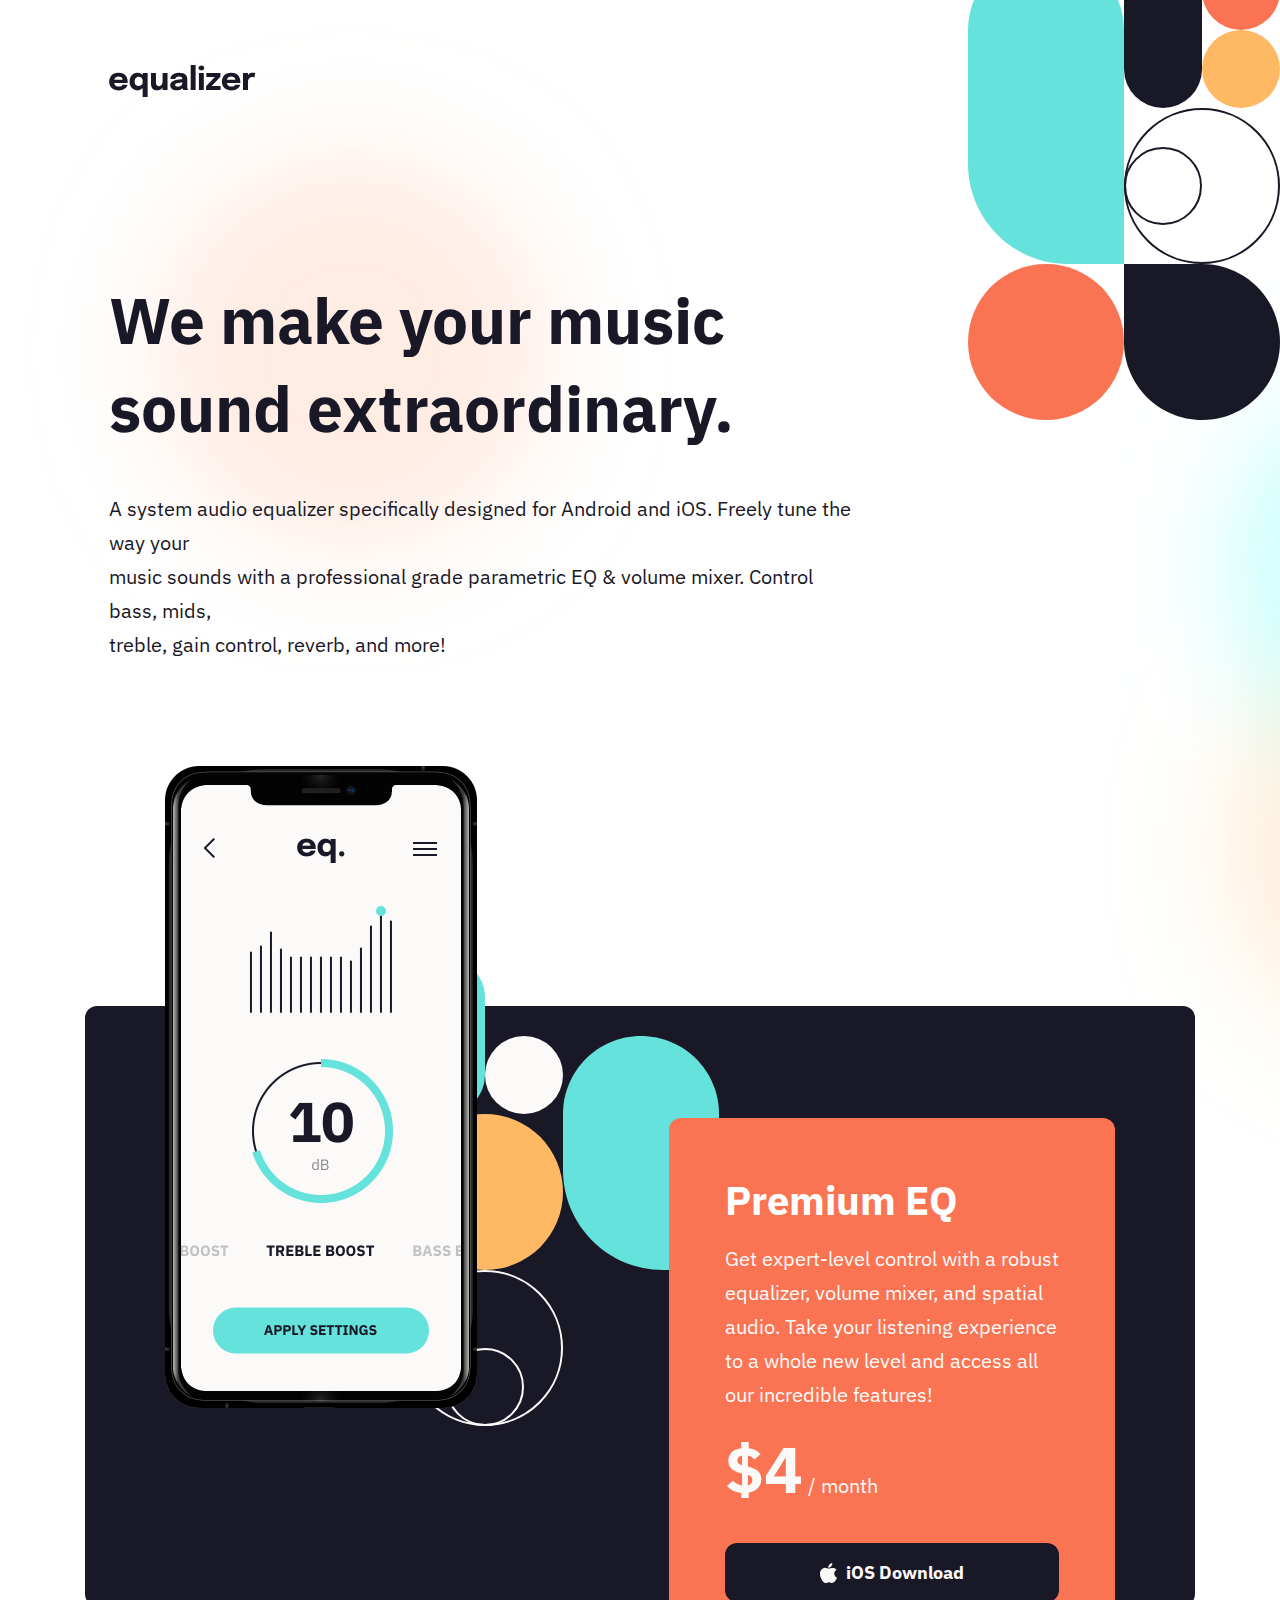
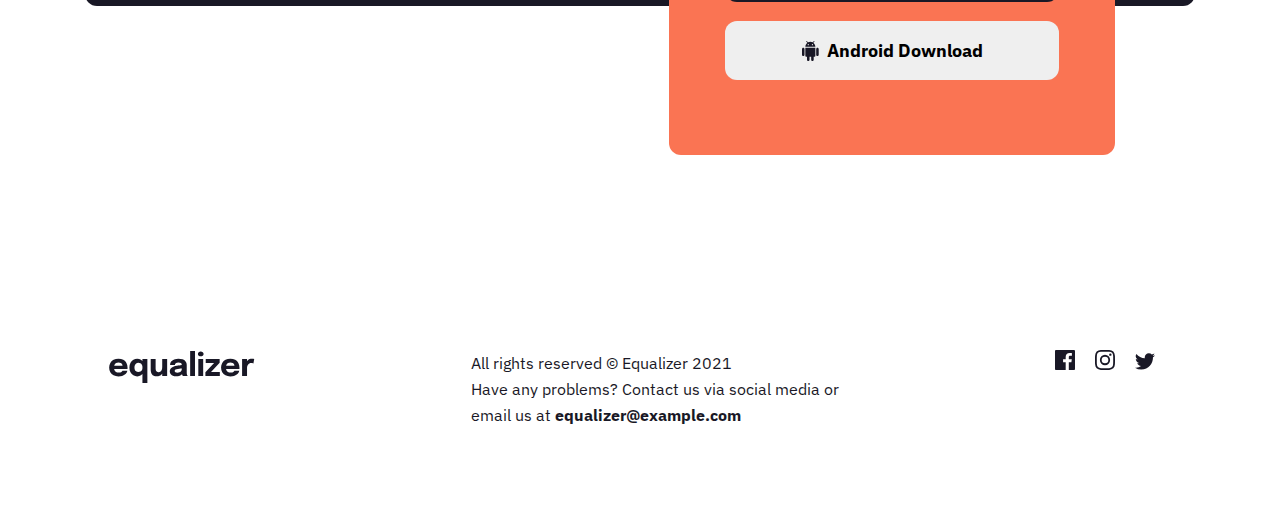
<file: equalizer-landing-page/index.html>
<!DOCTYPE html>
<html lang="en">

<head>
  <meta charset="UTF-8">
  <meta name="viewport" content="width=device-width, initial-scale=1.0">
  <link rel="icon" type="image/png" sizes="32x32" href="./assets/favicon-32x32.png">
  <title>Equalizer</title>
  <link rel="stylesheet" href="styles.css" />
  <link rel="preconnect" href="https://fonts.googleapis.com">
  <link rel="preconnect" href="https://fonts.gstatic.com" crossorigin>
  <link href="https://fonts.googleapis.com/css2?family=IBM+Plex+Sans:wght@400;500;600;700&display=swap"
    rel="stylesheet">
</head>

<body>
  <main class="container">
    <header>
      <img src="./assets/logo.svg" class="img-logo" alt="Logo">
      <img src="./assets/bg-pattern-1.svg" class="img-bg-header" alt="Header">
    </header>
    <div class="hero">
      <h1>We make your music sound extraordinary.</h1>
      <p>A system audio equalizer specifically designed for Android and iOS. Freely tune the way your<br /> music sounds
        with
        a professional grade parametric EQ & volume mixer. Control bass, mids,<br /> treble, gain control, reverb, and
        more!
      </p>
    </div>
    <div class="content">
      <img src="./assets/illustration-app.png" class="img-mobile-device" alt="Mobile Device">
      <img class="img-background-content" src="./assets/bg-pattern-2.svg" alt="Background">
      <div class="info-plan-premium">
        <h3>Premium EQ</h3>
        <p>Get expert-level control with a robust equalizer, volume mixer, and spatial audio. Take your listening
          experience to a whole new level and access all our incredible features!</p>
        <p class="price-subscription"><span>$4</span> / month</p>
        <div class="btn-wrapper">
          <button class="btn-download-app-apple">
            <img src="./assets/icon-apple.svg" alt="iOS icon"> iOS Download
          </button>
          <button class="btn-download-app-android">
            <img src="./assets/icon-android.svg" alt="iOS icon">Android Download
          </button>
        </div>
      </div>
    </div>
  </main>

  <footer>
    <img width="146" class="logo" src="./assets/logo.svg" alt="Logo">
    <p>All rights reserved © Equalizer 2021<br />
      Have any problems? Contact us via social media or<br />
      email us at <strong>equalizer@example.com</strong></p>
    <div class="social-media-wrapper">
      <img src="./assets/icon-facebook.svg" alt="Facebook">
      <img src="./assets/icon-instagram.svg" alt="Instagram">
      <img src="./assets/icon-twitter.svg" alt="Twitter">
    </div>
  </footer>
</body>

</html>
</file>
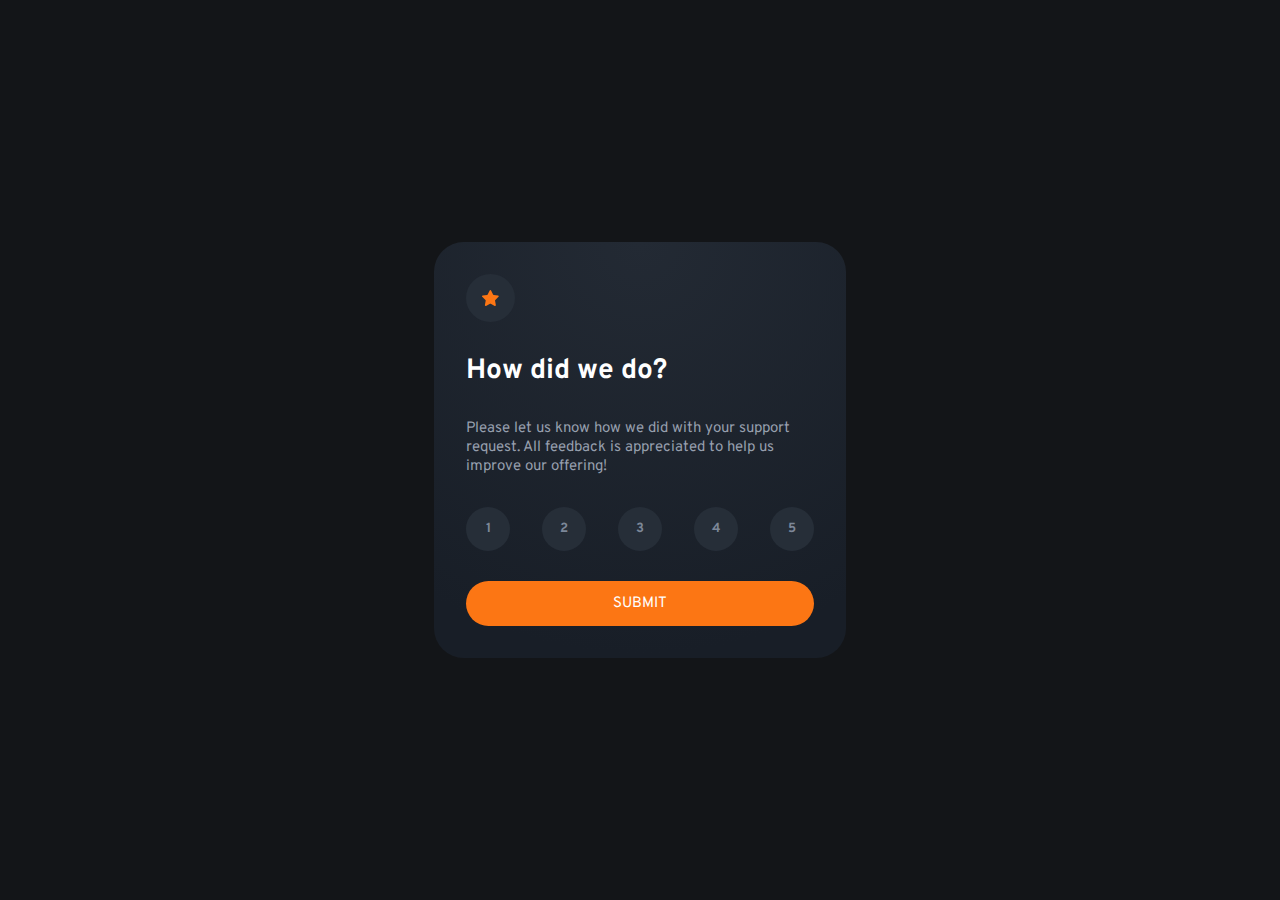
<file: interactive-rating-component-main/index.html>
<!DOCTYPE html>
<html lang="en">

<head>
  <meta charset="UTF-8">
  <meta name="viewport" content="width=device-width, initial-scale=1.0">
  <link rel="icon" type="image/png" sizes="32x32" href="./images/favicon-32x32.png">
  <title>Interactive rating component</title>
  <link rel="preconnect" href="https://fonts.googleapis.com">
  <link rel="preconnect" href="https://fonts.gstatic.com" crossorigin>
  <link href="https://fonts.googleapis.com/css2?family=Overpass:wght@400;700&display=swap" rel="stylesheet">
  <link rel="stylesheet" href="styles.css" />
</head>

<body>
  <main class="container">
    <div class="card-wrapper" id="card-rating">
      <div class="star-wrapper">
        <img src="./images/icon-star.svg" alt="Star Icon">
      </div>
      <h4>How did we do?</h4>
      <p>Please let us know how we did with your support request. All feedback is appreciated
        to help us improve our offering!</p>
      <div class="btn-wrapper">
        <button id="btn-rating-1" class="btn-rating">1</button>
        <button id="btn-rating-2" class="btn-rating">2</button>
        <button id="btn-rating-3" class="btn-rating">3</button>
        <button id="btn-rating-4" class="btn-rating">4</button>
        <button id="btn-rating-5" class="btn-rating">5</button>
      </div>
      <button id="btn-submit" class="btn-send">Submit</button>
    </div>

    <div class="card-wrapper rating" id="card-thanks" style="display: none;">
      <img src="./images/illustration-thank-you.svg" alt="Icon">
      <div class="rating">
        <p id="rating-value"></p>
      </div>
      <h4>Thank you!</h4>
      <p>We appreciate you taking the time to give a rating. If you ever need more support,
        don’t hesitate to get in touch!</p>
    </div>
  </main>

  <script src="main.js"></script>
</body>

</html>
</file>
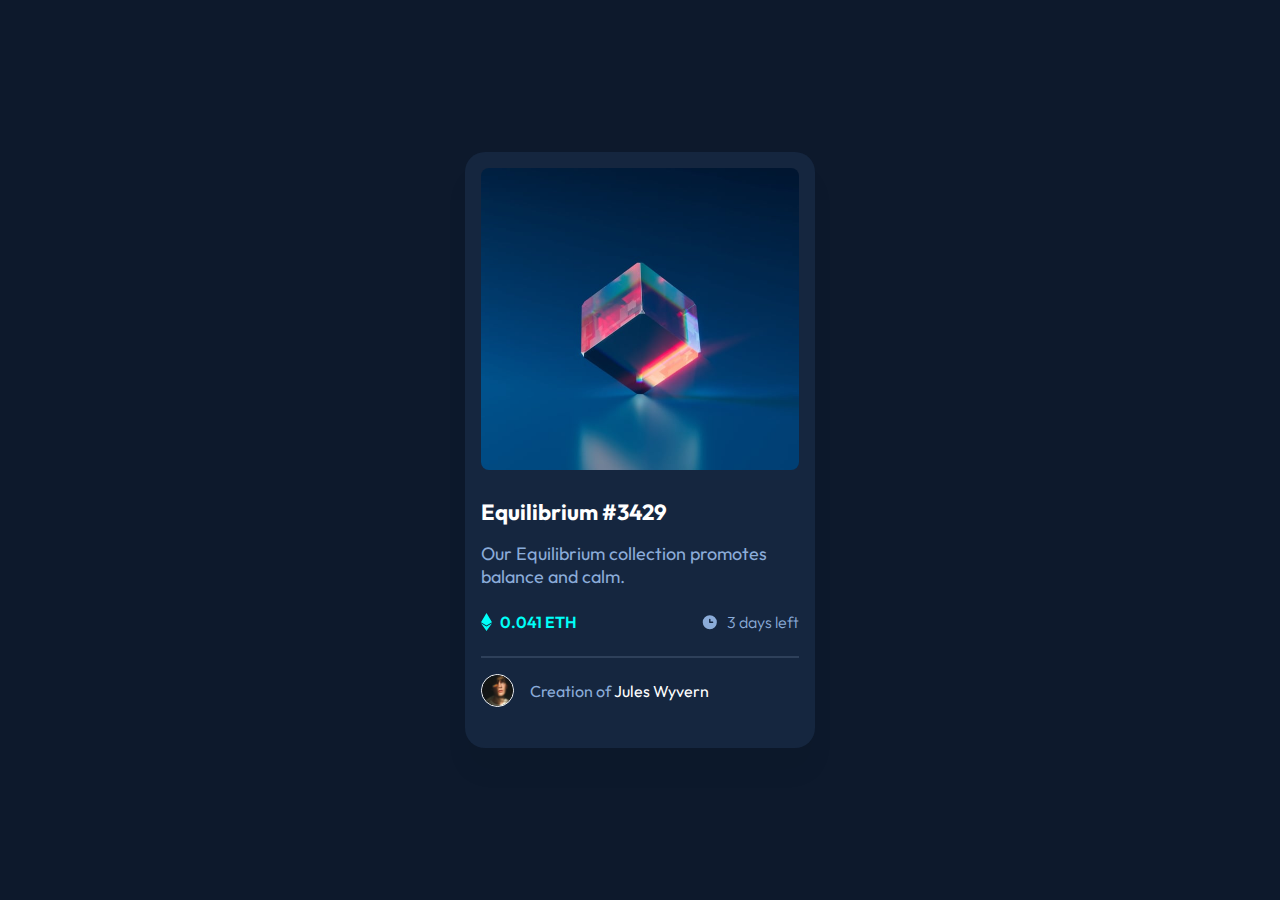
<file: nft-preview-card-component-main/index.html>
<!DOCTYPE html>
<html lang="en">

<head>
  <meta charset="UTF-8">
  <meta name="viewport" content="width=device-width, initial-scale=1.0">
  <link rel="icon" type="image/png" sizes="32x32" href="./assets/favicon-32x32.png">
  <title>NFT preview card component</title>
  <link rel="preconnect" href="https://fonts.googleapis.com">
  <link rel="preconnect" href="https://fonts.gstatic.com" crossorigin>
  <link href="https://fonts.googleapis.com/css2?family=Outfit:wght@300;400;700&display=swap" rel="stylesheet">
  <link rel="stylesheet" href="styles.css" />
</head>

<body>
  <main>
    <a href="#">
      <img class="img-nft" src="./assets/image-equilibrium.jpg" alt="Equilibrium">
      <img class="img-view" src="./assets/icon-view.svg" alt="Icon View">
    </a>
    <h4>Equilibrium #3429</h4>
    <p class="description">Our Equilibrium collection promotes balance and calm.</p>
    <div class="info-crypto">
      <div class="value-wrapper">
        <img width="11" height="18" src="./assets/icon-ethereum.svg" alt="Crypto Icon">
        <p class="value">0.041 ETH</p>
      </div>
      <div class="value-wrapper">
        <img width="18" height="18" src="./assets/icon-clock.svg" alt="Crypto Icon">
        <p class="days-to-left">3 days left</p>
      </div>
    </div>
    <div class="line"></div>
    <div class="user-info">
      <img width="33" src="./assets/image-avatar.png" alt="User photo">
      <p><span>Creation of </span>Jules Wyvern</p>
    </div>
  </main>
</body>

</html>
</file>
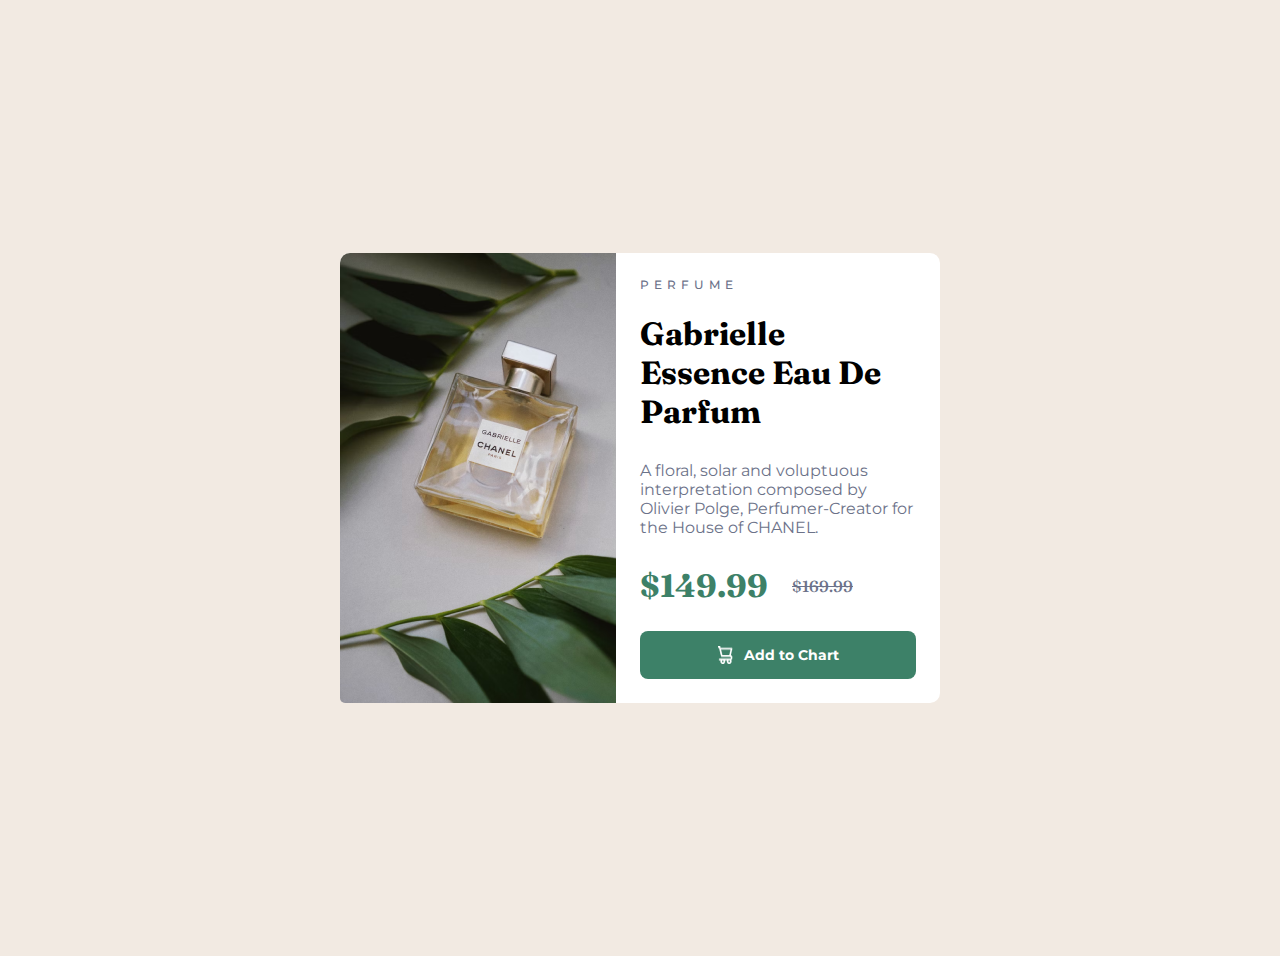
<file: product-preview-card-component/index.html>
<!DOCTYPE html>
<html lang="en">

<head>
  <meta charset="UTF-8">
  <meta name="viewport" content="width=device-width, initial-scale=1.0">
  <link rel="icon" type="image/png" sizes="32x32" href="./assets/favicon-32x32.png">
  <link rel="preconnect" href="https://fonts.googleapis.com">
  <link rel="preconnect" href="https://fonts.gstatic.com" crossorigin>
  <link href="https://fonts.googleapis.com/css2?family=Fraunces:opsz,wght@9..144,400;9..144,500;9..144,700&display=swap"
    rel="stylesheet">
  <link rel="preconnect" href="https://fonts.googleapis.com">
  <link rel="preconnect" href="https://fonts.gstatic.com" crossorigin>
  <link href="https://fonts.googleapis.com/css2?family=Montserrat:wght@400;500;700&display=swap" rel="stylesheet">
  <title>Product Preview</title>
  <link rel="stylesheet" href="styles.css" />
</head>

<body>
  <main class="container">
    <div id="toast">Produto adicionado ao carrinho.</div>
    <div class="content">
      <div class="img-product"></div>
      <div class="card-body">
        <p class="category-name">Perfume</p>
        <h1 class="product-name">Gabrielle Essence Eau De Parfum</h1>
        <p class="product-description">A floral, solar and voluptuous interpretation composed by Olivier Polge,
          Perfumer-Creator for the House of
          CHANEL.</p>
        <div class="price">
          <h2>$149.99</h2>
          <p class="old-price">$169.99</p>
        </div>
        <button id="btn-add-cart"><img src="./assets/icon-cart.png" alt="Icon">
          Add to Chart
        </button>
      </div>
    </div>
  </main>

  <script src="./main.js"></script>
</body>

</html>
</file>
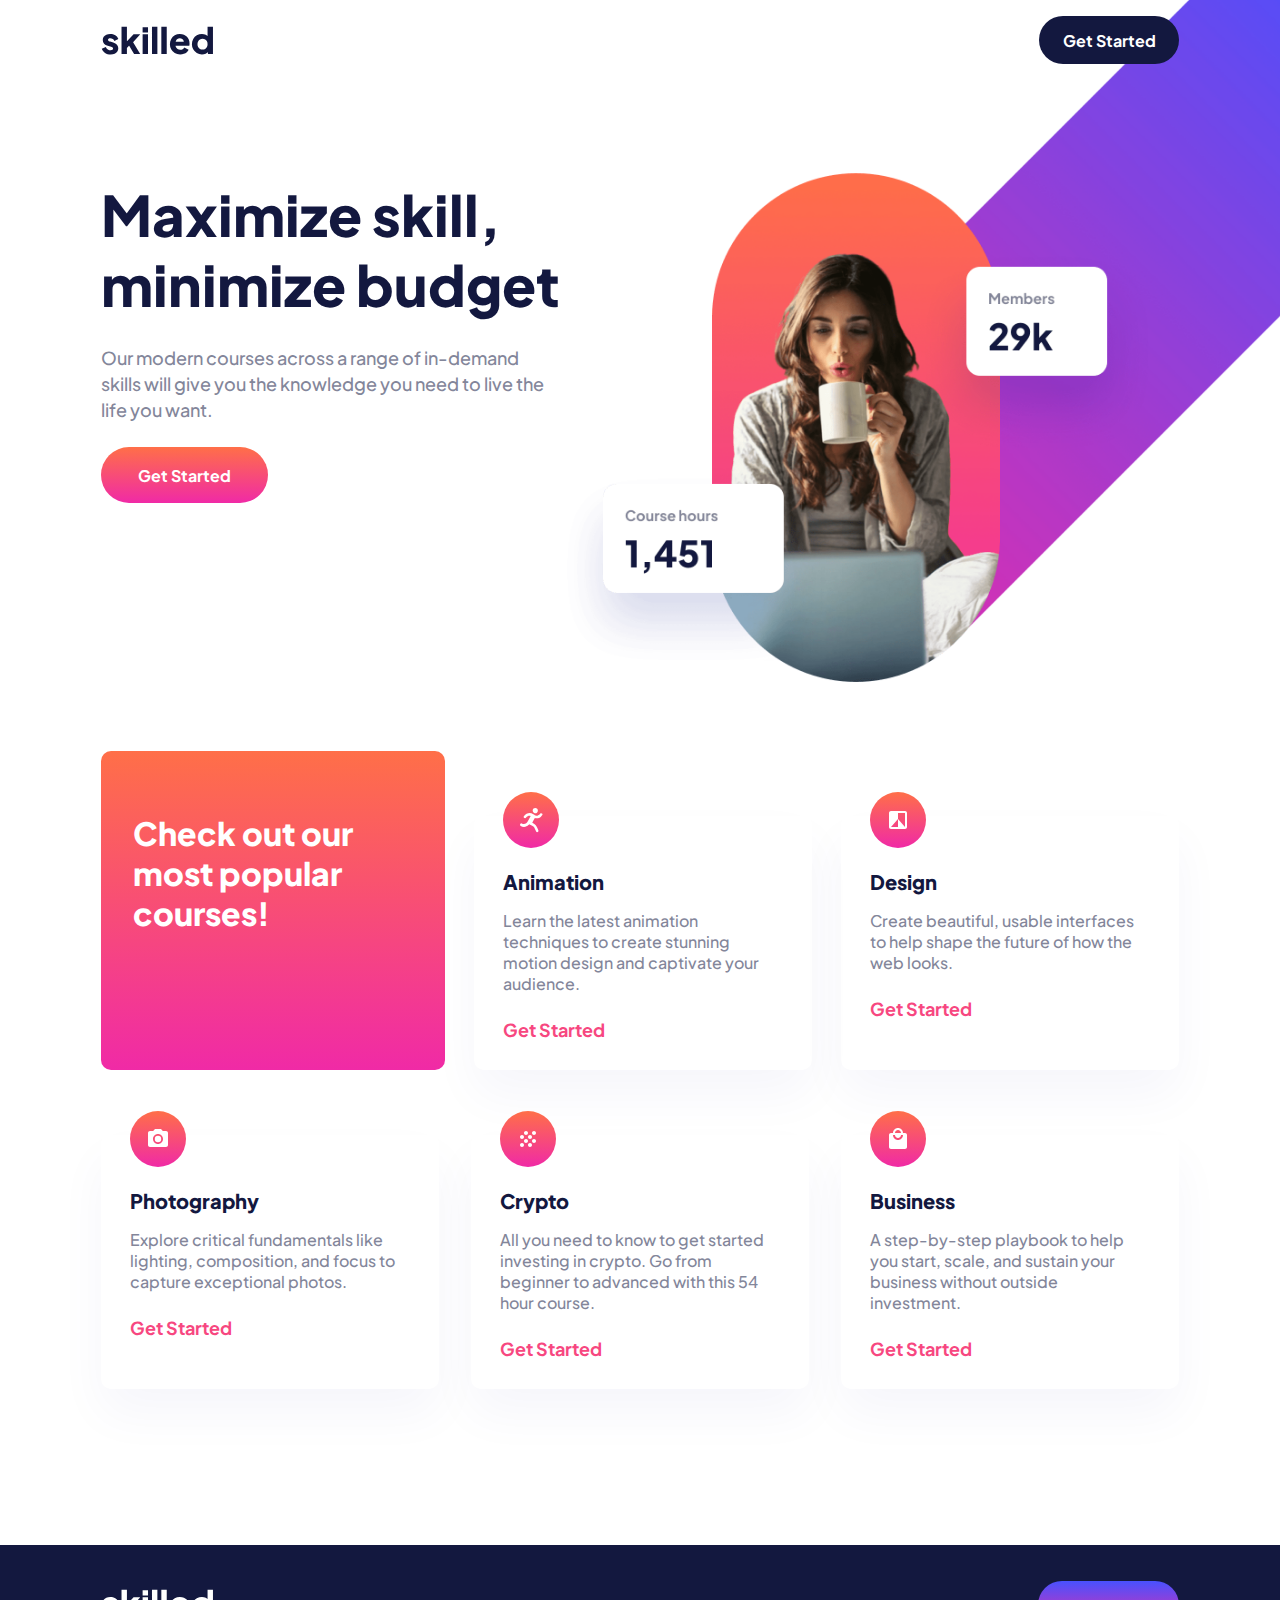
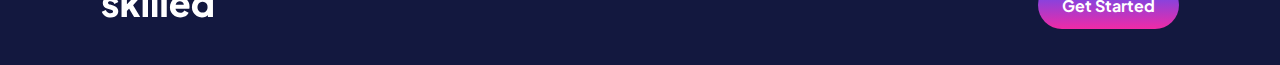
<file: skilled-elearning-landing-page/index.html>
<!DOCTYPE html>
<html lang="en">

<head>
  <meta charset="UTF-8">
  <meta name="viewport" content="width=device-width, initial-scale=1.0">
  <link rel="preconnect" href="https://fonts.googleapis.com">
  <link rel="preconnect" href="https://fonts.gstatic.com" crossorigin>
  <link href="https://fonts.googleapis.com/css2?family=Plus+Jakarta+Sans:wght@400;500;700;800&display=swap"
    rel="stylesheet">
  <link rel="icon" type="image/png" sizes="32x32" href="./assets/favicon-32x32.png">

  <title>Frontend Mentor | Skilled e-learning landing page</title>
  <link rel="stylesheet" href="styles.css" />
</head>

<body>
  <main>
    <header>
      <img src="./assets/logo-dark.svg" alt="">
      <button>Get Started</button>
    </header>

    <div class="hero-wrapper">
      <div class="hero">
        <h1>Maximize skill,<br /> minimize budget</h1>

        <p>Our modern courses across a range of in-demand skills will give you the
          knowledge you need to live the life you want.</p>

        <button>Get Started</button>
      </div>

      <div class="info-content-plataform">
        <img src="./assets/image-hero-mobile@2x.png" alt="Women drinking coffee">
      </div>
    </div>
    <div class="card-wrapper">
      <div class="check-out">
        <p>Check out our most popular courses!</p>
      </div>

      <div class="card-courses">
        <img src="./assets/icon-animation.svg" alt="Icon Animation">
        <p class="title-course">Animation</p>
        <p class="describe-course">Learn the latest animation techniques to create stunning motion
          design and captivate your audience.</p>
        <button>Get Started</button>
      </div>

      <div class="card-courses">
        <img src="./assets/icon-design.svg" alt="Icon Animation">
        <p class="title-course">Design</p>
        <p class="describe-course">Create beautiful, usable interfaces to help shape the future of
          how the web looks.</p>
        <button>Get Started</button>
      </div>

      <div class="card-courses">
        <img src="./assets/icon-photography.svg" alt="Icon Animation">
        <p class="title-course">Photography</p>
        <p class="describe-course">Explore critical fundamentals like lighting, composition, and focus
          to capture exceptional photos.</p>
        <button>Get Started</button>
      </div>

      <div class="card-courses">
        <img src="./assets/icon-crypto.svg" alt="Icon Animation">
        <p class="title-course">Crypto</p>
        <p class="describe-course">All you need to know to get started investing in crypto. Go from beginner
          to advanced with this 54 hour course.</p>
        <button>Get Started</button>
      </div>

      <div class="card-courses">
        <img src="./assets/icon-business.svg" alt="Icon Animation">
        <p class="title-course">Business</p>
        <p class="describe-course">A step-by-step playbook to help you start, scale, and sustain your business
          without outside investment.</p>
        <button>Get Started</button>
      </div>
    </div>
  </main>
  <footer>
    <div class="wrapper">
      <div>
        <img src="./assets/logo-light.svg" alt="Logo">
      </div>
      <button>Get Started</button>
    </div>
  </footer>
</body>
</html>
</file>
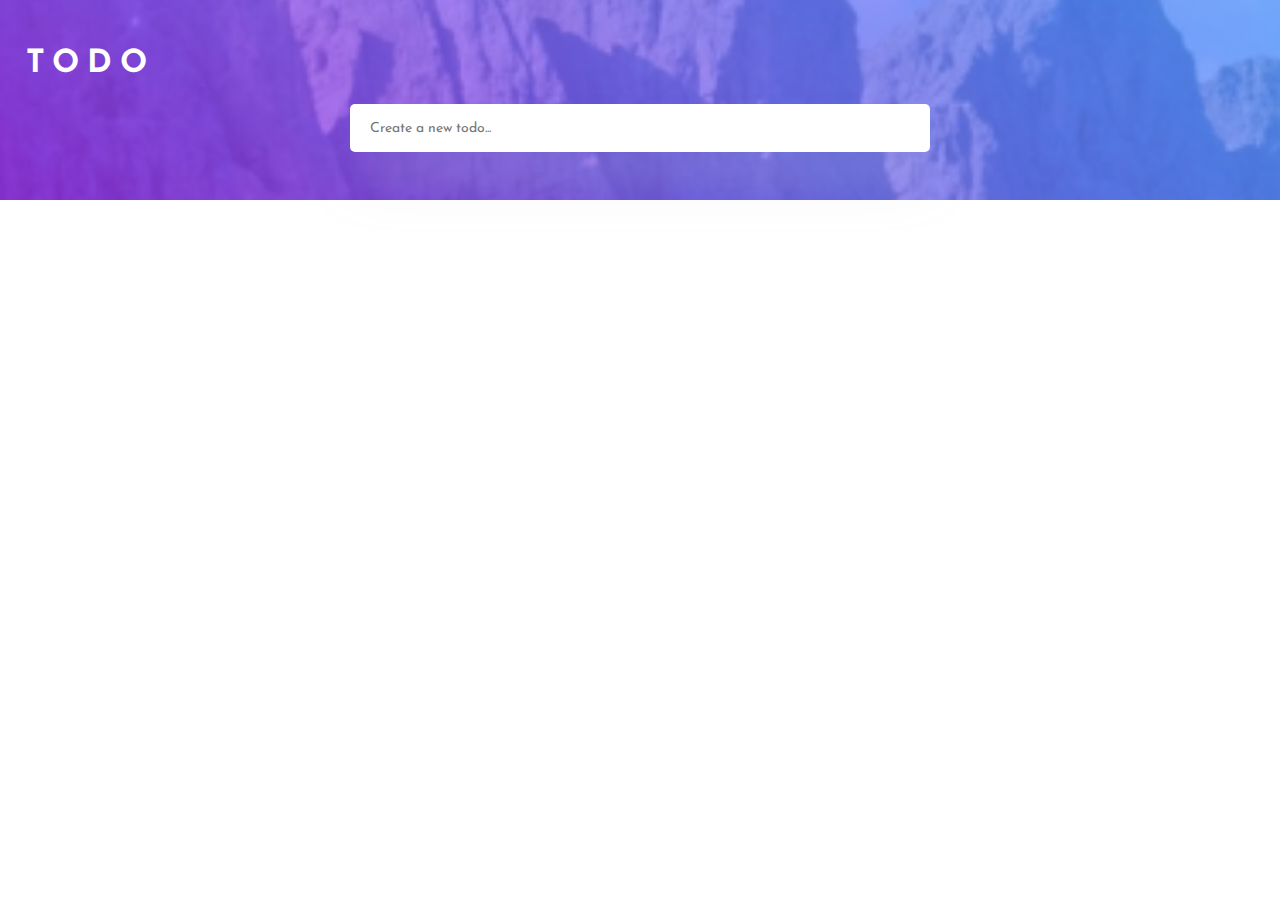
<file: todo-app/index.html>
<!DOCTYPE html>
<html lang="en">

<head>
  <meta charset="UTF-8">
  <meta name="viewport" content="width=device-width, initial-scale=1.0">
  <link rel="icon" type="image/png" sizes="32x32" href="./assets/favicon-32x32.png">
  <title>Todo App</title>
  <link rel="stylesheet" href="styles.css" />
  <link rel="preconnect" href="https://fonts.googleapis.com">
  <link rel="preconnect" href="https://fonts.gstatic.com" crossorigin>
  <link href="https://fonts.googleapis.com/css2?family=Josefin+Sans:wght@400;500;700&display=swap" rel="stylesheet">
</head>

<body>
  <main class="container">
    <header>
      <div class="content-header">
        <h1>TODO</h1>
      </div>
    </header>
    <div class="content">
      <div class="tasks-wrapper">
        <input id="value-todo" type="text" placeholder="Create a new todo...">
      </div>
      <div class="todo info">
        <p class="count-todo"></p>
      </div>
    </div>
  </main>
  <script src="main.js"></script>
</body>

</html>
</file>
<file: equalizer-landing-page/styles.css>
* {
  margin: 0;
  padding: 0;
  -webkit-box-sizing: border-box;
  box-sizing: border-box;
  font-family: 'IBM Plex Sans', sans-serif;
}

body {
  background: url("./assets/bg-main-desktop.png");
  background-repeat: no-repeat;
  background-size: cover;
}

.container,
footer {
  max-width: 1110px;
  margin: 0 auto;
}

header {
  padding: 1.5rem;
}

header .img-bg-header {
  position: absolute;
  right: 7rem;
  top: -3rem;
}

header .img-logo {
  margin: 40px 0 127px 0;
}

.hero {
  color: #191826;
  padding: 1.5rem;
}

.hero p {
  font-size: 20px;
  line-height: 34px;
}

.hero h1 {
  font-size: 88px;
  line-height: 88px;
  margin-bottom: 40px;
}

.content {
  background-color: #191826;
  margin: 20rem 0;
  border-radius: 12px;
  height: 600px;
  position: relative;
}

.content .img-background-content {
  position: absolute;
  top: -3rem;
  left: 29%;
  z-index: 1;
}

.content .img-mobile-device {
  max-width: 312px;
  margin: -15rem 0 0 5rem;
  z-index: 2;
  position: absolute;
}

.content .info-plan-premium {
  position: absolute;
  z-index: 3;
  padding: 3.5rem;
  background: #fa7453;
  max-width: 446px;
  border-radius: 12px;
  position: absolute;
  right: 5rem;
  top: 7rem;
}

.content .info-plan-premium h3 {
  font-size: 40px;
  color: #fff;
  margin-bottom: 1rem;
}

.content .info-plan-premium p {
  font-size: 20px;
  color: #fcfaf9;
  line-height: 34px;
}

.content .info-plan-premium .price-subscription {
  margin: 2.5rem 0;
}

.content .info-plan-premium .price-subscription span {
  font-size: 65px;
  font-weight: bold;
}

.content .btn-wrapper {
  display: -webkit-box;
  display: -ms-flexbox;
  display: flex;
  -webkit-box-orient: vertical;
  -webkit-box-direction: normal;
      -ms-flex-direction: column;
          flex-direction: column;
}

.content .btn-wrapper button {
  margin-bottom: 1.2rem;
  height: 59px;
  border-radius: 12px;
  border: none;
  display: -webkit-box;
  display: -ms-flexbox;
  display: flex;
  -webkit-box-pack: center;
      -ms-flex-pack: center;
          justify-content: center;
  -webkit-box-align: center;
      -ms-flex-align: center;
          align-items: center;
  font-size: 18px;
  font-weight: 760;
  -webkit-transition: 0.3s ease-in-out;
  transition: 0.3s ease-in-out;
  cursor: pointer;
}

.content .btn-wrapper button img {
  margin-right: 0.5rem;
}

.content .btn-wrapper .btn-download-app-apple {
  background: #191826;
  color: #fcfaf9;
}

.content .btn-wrapper .btn-download-app-apple:hover {
  background: #66e2dc;
}

.content .btn-wrapper .btn-download-app-android:hover {
  background: #ffb964;
}

footer {
  display: -webkit-box;
  display: -ms-flexbox;
  display: flex;
  -webkit-box-pack: justify;
      -ms-flex-pack: justify;
          justify-content: space-between;
  margin-bottom: 4rem;
  padding: 1.5rem;
}

footer p {
  color: #191826;
  line-height: 26px;
}

footer .logo {
  height: -webkit-fit-content;
  height: -moz-fit-content;
  height: fit-content;
}

footer .social-media-wrapper img {
  margin-right: 1rem;
  cursor: pointer;
}

@media only screen and (max-width: 1510px) {
  .hero {
    max-width: 800px;
  }
  .hero h1 {
    font-size: 64px;
  }
  .img-bg-header {
    right: 0 !important;
  }
}

@media only screen and (max-width: 968px) {
  .img-bg-header {
    display: none;
  }
  .container {
    background: url("./assets/bg-main-mobile.png");
    background-repeat: no-repeat;
    background-size: cover;
  }
  footer {
    -ms-flex-wrap: wrap;
        flex-wrap: wrap;
  }
  footer img,
  footer p {
    margin-top: 1rem;
  }
}

@media only screen and (max-width: 630px) {
  footer {
    margin-top: 23rem;
  }
  header .img-logo {
    margin: 0;
  }
  .hero h1 {
    font-size: 40px;
    line-height: 48px;
  }
  .hero p {
    font-size: 16px;
  }
  .content {
    margin-top: 7rem;
  }
  .content .info-plan-premium {
    right: 0;
    top: 23rem;
    padding: 2rem;
  }
  .content .info-plan-premium h3 {
    font-size: 32px;
  }
  .content .info-plan-premium p {
    font-size: 18px;
  }
  .content .img-mobile-device {
    width: 209px;
    margin-left: auto;
    margin-right: auto;
    margin-top: -6rem;
    left: 0;
    right: 0;
    top: 0;
    text-align: center;
  }
  .content .img-background-content {
    margin-left: auto;
    margin-right: auto;
    left: 0;
    right: 0;
    top: 0;
    width: 60%;
    text-align: center;
  }
}
/*# sourceMappingURL=styles.css.map */
</file>
<file: interactive-rating-component-main/styles.css>
* {
    margin: 0;
    padding: 0;
    box-sizing: border-box;
    font-family: 'Overpass', sans-serif;
}

button {
    border: none;
    cursor: pointer;
}

.container {
    background-color: #131518;
    width: 100vw;
    height: 100vh;
    display: flex;
    justify-content: center;
    align-items: center;
}

.card-wrapper, .card-rating-wrapper {
    width: 100%;
    height: 416px;
    max-width: 412px;
    border-radius: 30px;
    background: radial-gradient(98.96% 98.96% at 50% 0%, #232a34 0%, #181e27 100%);
    display: flex;
    flex-direction: column;
    justify-content: space-between;
    align-items: baseline;
    padding: 2rem;
    margin: 1rem;
}

.card-wrapper h4 {
    font-size: 28px;
    color: #fff;
    font-weight: 700;
}

.card-wrapper p {
    font-size: 15px;
    color: #969FAD;
}

.btn-wrapper {
    display: flex;
    width: 100%;
    justify-content: space-between;
}

.btn-rating {
    background: #262E38;
    border-radius: 50%;
    height: 44px;
    width: 44px;
    display: flex;
    justify-content: center;
    color: #7C8798;
    align-items: center;
    font-weight: 700;
}

.btn-rating:hover {
    background: #fc7614;
    color: #fff;
    transition: all 0.4s ease-in-out;
}

.btn-rating:focus {
    color: #fff;
    background-color: #7C8798;
    transition: all 0.4s ease-in-out;
}

.btn-send {
    background: #fc7614;
    border-radius: 23px;
    width: 100%;
    height: 45px;
    color: #fff;
    text-transform: uppercase;
    font-size: 15px;
}

.btn-send:hover {
    background: #fff;
    color: #fc7614;
    transition: all 0.5s ease-in-out;
}

.star-wrapper {
    display: flex;
    padding: 1rem;
    background: #262E38;
    border-radius: 50%;
}

.rating {
    justify-content: space-evenly;
    align-items: center;
    text-align: center;
}

#rating-value {
    background: #262E38;
    padding: 0.5rem 1.1rem;
    margin: 32px 0;
    border-radius: 20px;
    color: #fc7614;
    font-size: 15px;
}
</file>
<file: nft-preview-card-component-main/styles.css>
* {
  margin: 0;
  padding: 0;
  -webkit-box-sizing: border-box;
          box-sizing: border-box;
  font-family: 'Outfit', sans-serif;
}

body {
  background: #0d192c;
  height: 100vh;
  display: -webkit-box;
  display: -ms-flexbox;
  display: flex;
  -webkit-box-pack: center;
      -ms-flex-pack: center;
          justify-content: center;
  -webkit-box-align: center;
      -ms-flex-align: center;
          align-items: center;
}

main {
  background-color: #15263f;
  display: -webkit-box;
  display: -ms-flexbox;
  display: flex;
  -webkit-box-orient: vertical;
  -webkit-box-direction: normal;
      -ms-flex-direction: column;
          flex-direction: column;
  padding: 16px;
  max-width: 350px;
  height: 596px;
  border-radius: 20px;
  -webkit-box-shadow: 0px 25px 25px rgba(0, 0, 0, 0.04);
          box-shadow: 0px 25px 25px rgba(0, 0, 0, 0.04);
  text-align: left;
}

main h4 {
  color: #fff;
  font-size: 22px;
  margin: 24px 0 16px 0;
  cursor: pointer;
}

main h4:hover {
  color: #00fff8;
  -webkit-transition: all 0.2s ease-in-out;
  transition: all 0.2s ease-in-out;
}

main a {
  position: relative;
}

main a:hover {
  height: 302px;
  background: #00fff8;
  border-radius: 10px;
}

main a:hover .img-nft {
  opacity: 0.5;
}

main a:hover .img-view {
  opacity: 1;
}

main .img-nft {
  width: 100%;
  height: 302px;
  border-radius: 8px;
}

main .img-view {
  -webkit-transition: 0.4s ease-in-out;
  transition: 0.4s ease-in-out;
  opacity: 0;
  position: absolute;
  top: 50%;
  left: 50%;
  -webkit-transform: translate(-50%, -50%);
          transform: translate(-50%, -50%);
  -ms-transform: translate(-50%, -50%);
  text-align: center;
}

main .line {
  width: 100%;
  margin: 24px 0 16px 0;
  border: 1px solid #2e405a;
}

main .info-crypto {
  display: -webkit-box;
  display: -ms-flexbox;
  display: flex;
  -webkit-box-pack: justify;
      -ms-flex-pack: justify;
          justify-content: space-between;
}

main .info-crypto img {
  margin-right: 8px;
}

main .value-wrapper {
  display: -webkit-box;
  display: -ms-flexbox;
  display: flex;
  -webkit-box-align: center;
      -ms-flex-align: center;
          align-items: center;
}

main .value-wrapper .value {
  color: #00fff8;
  font-weight: 600;
}

main .value-wrapper .days-to-left {
  color: #8bacd9;
  font-weight: 300;
}

main .description {
  color: #8bacd9;
  font-size: 18px;
  font-weight: 400;
  margin-bottom: 24px;
}

main .user-info {
  display: -webkit-box;
  display: -ms-flexbox;
  display: flex;
  -webkit-box-align: center;
      -ms-flex-align: center;
          align-items: center;
}

main .user-info img {
  border: 1px solid #fff;
  border-radius: 50%;
}

main .user-info span {
  margin-left: 16px;
  color: #8bacd9;
}

main .user-info p {
  color: #fff;
  cursor: pointer;
}

main .user-info p:hover {
  color: #00fff8;
  -webkit-transition: all 0.2s ease-in-out;
  transition: all 0.2s ease-in-out;
}
/*# sourceMappingURL=styles.css.map */
</file>
<file: product-preview-card-component/styles.css>
* {
  margin: 0;
  padding: 0;
  font-family: 'Fraunces', serif;
}

button {
  cursor: pointer;
}

.container {
  background-color: #f2eae2;
  height: 100vh;
  padding: 28px 16px;
}

.container #toast {
  background: #3d8168;
  color: #fff;
  padding: 1rem;
  border-radius: 5px;
  font-size: 12px;
  position: absolute;
  right: 1rem;
  top: 1rem;
  display: none;
}

.container .content {
  margin: 0 auto;
  background: #fff;
  border-radius: 10px;
}

.container .content .img-product {
  background: url("./assets/product.png");
  background-repeat: no-repeat;
  background-size: cover;
  border-top-left-radius: 10px;
  border-top-right-radius: 10px;
  width: 100%;
  height: 240px;
}

.container .content .card-body {
  padding: 24px;
}

.container .content .card-body .category-name {
  text-transform: uppercase;
  color: #6c7289;
  font-family: 'Montserrat';
  font-size: 12px;
  letter-spacing: 5px;
  font-weight: 500;
}

.container .content .card-body .product-name {
  padding: 16px 0 24px 0;
}

.container .content .card-body .product-description {
  color: #6c7289;
  margin-bottom: 24px;
  font-family: 'Montserrat';
}

.container .content .card-body .price {
  display: -webkit-box;
  display: -ms-flexbox;
  display: flex;
  -webkit-box-align: center;
      -ms-flex-align: center;
          align-items: center;
  margin-bottom: 20px;
}

.container .content .card-body .price h2 {
  color: #3d8168;
  font-size: 32px;
  font-weight: 700;
  margin-right: 24px;
}

.container .content .card-body .price .old-price {
  text-decoration: line-through;
  color: #6c7289;
  font-weight: 500;
}

.container .content .card-body #btn-add-cart {
  width: 100%;
  background-color: #3d8168;
  color: #fff;
  font-weight: 700;
  border: none;
  padding: 15px;
  border-radius: 8px;
  display: -webkit-box;
  display: -ms-flexbox;
  display: flex;
  -webkit-box-pack: center;
      -ms-flex-pack: center;
          justify-content: center;
  font-size: 14px;
  font-family: 'Montserrat';
  -webkit-transition: background 1s ease;
  transition: background 1s ease;
}

.container .content .card-body #btn-add-cart img {
  margin-right: 11px;
}

.container .content .card-body #btn-add-cart:hover {
  background: #31725a;
}

@media only screen and (min-width: 764px) {
  .container {
    display: -webkit-box;
    display: -ms-flexbox;
    display: flex;
    -webkit-box-pack: center;
        -ms-flex-pack: center;
            justify-content: center;
    -webkit-box-orient: vertical;
    -webkit-box-direction: normal;
        -ms-flex-direction: column;
            flex-direction: column;
    -webkit-box-align: center;
        -ms-flex-align: center;
            align-items: center;
  }
  .container .content {
    display: -webkit-box;
    display: -ms-flexbox;
    display: flex;
    height: 450px;
    width: 600px;
  }
  .container .content .img-product {
    background: url("./assets/product-desktop.png");
    background-repeat: no-repeat;
    height: auto;
    border-top-right-radius: 0;
    border-end-start-radius: 5px;
    -webkit-box-flex: 2;
        -ms-flex: 2;
            flex: 2;
  }
  .container .content .card-body {
    -webkit-box-flex: 2;
        -ms-flex: 2;
            flex: 2;
    display: -webkit-box;
    display: -ms-flexbox;
    display: flex;
    -webkit-box-orient: vertical;
    -webkit-box-direction: normal;
        -ms-flex-direction: column;
            flex-direction: column;
    -webkit-box-pack: justify;
        -ms-flex-pack: justify;
            justify-content: space-between;
  }
}
/*# sourceMappingURL=styles.css.map */
</file>
<file: skilled-elearning-landing-page/styles.css>
* {
  font-family: 'Plus Jakarta Sans', sans-serif;
  margin: 0;
  padding: 0;
}

button {
  color: #fff;
  border: 0;
  font-weight: 700;
  font-size: 16px;
  cursor: pointer;
}

header,
.hero,
.card-wrapper {
  padding: 16px;
}

main {
  max-width: 1110px;
  margin: 0 auto;
}

.info-content-plataform img {
  max-width: 100%;
}

header {
  display: -webkit-box;
  display: -ms-flexbox;
  display: flex;
  -webkit-box-pack: justify;
      -ms-flex-pack: justify;
          justify-content: space-between;
  margin-bottom: 45px;
  -webkit-box-align: center;
      -ms-flex-align: center;
          align-items: center;
}

header button {
  background: #13183f;
  width: 140px;
  height: 48px;
  border-radius: 28px;
}

.hero h1 {
  color: #13183f;
  font-size: 40px;
  margin: 38px 0 26px 0;
  font-weight: 800;
}

.hero p {
  color: #83869a;
  line-height: 26px;
  font-weight: 500;
}

.hero button {
  background: -webkit-gradient(linear, left top, left bottom, from(#ff6f48), to(#f02aa6));
  background: linear-gradient(180deg, #ff6f48 0%, #f02aa6 100%);
  border-radius: 31.5px;
  width: 167px;
  height: 56px;
  margin: 24px 0 46px 0;
}

.check-out {
  background: -webkit-gradient(linear, left top, left bottom, from(#ff6f48), to(#f02aa6));
  background: linear-gradient(180deg, #ff6f48 0%, #f02aa6 100%);
  border-radius: 10px;
  padding: 32px;
  color: #fff;
  font-size: 24px;
  font-weight: 800;
  max-width: 280px;
  width: 100%;
}

.card-wrapper {
  -webkit-box-pack: justify;
      -ms-flex-pack: justify;
          justify-content: space-between;
  display: -webkit-box;
  display: -ms-flexbox;
  display: flex;
  -ms-flex-wrap: wrap;
      flex-wrap: wrap;
}

.card-wrapper .card-courses {
  position: relative;
  padding: 29px;
  -webkit-box-shadow: 0px 25px 50px rgba(6, 22, 141, 0.04);
          box-shadow: 0px 25px 50px rgba(6, 22, 141, 0.04);
  border-radius: 10px;
  margin-top: 65px;
  max-width: 280px;
}

.card-wrapper .card-courses img {
  position: absolute;
  top: -1.5rem;
}

.card-wrapper .card-courses .title-course {
  margin: 24px 0 16px 0;
  color: #13183f;
  font-size: 20px;
  font-weight: 800;
}

.card-wrapper .card-courses .describe-course {
  color: #83869a;
  font-weight: 500;
  margin-bottom: 24px;
}

.card-wrapper .card-courses button {
  color: #f74780;
  background: none;
  font-size: 18px;
  font-weight: bold;
}

footer {
  height: 120px;
  background: #13183f;
  display: -webkit-box;
  display: -ms-flexbox;
  display: flex;
  -webkit-box-pack: center;
      -ms-flex-pack: center;
          justify-content: center;
}

footer .wrapper {
  max-width: 1110px;
  width: 100%;
  display: -webkit-box;
  display: -ms-flexbox;
  display: flex;
  -webkit-box-pack: justify;
      -ms-flex-pack: justify;
          justify-content: space-between;
  -webkit-box-align: center;
      -ms-flex-align: center;
          align-items: center;
}

footer .wrapper img {
  margin-left: 16px;
}

footer .wrapper button {
  margin-right: 16px;
  background: -webkit-gradient(linear, left top, left bottom, from(#4851ff), to(#f02aa6));
  background: linear-gradient(180deg, #4851ff 0%, #f02aa6 100%);
  border-radius: 28px;
  padding: 9px 24px;
  height: 48px;
  font-weight: 700;
}

@media only screen and (min-width: 1068px) {
  body {
    position: relative;
    overflow-x: hidden;
    overflow-y: auto;
  }
  .hero p {
    max-width: 457px;
    font-size: 18px;
  }
  .hero h1 {
    font-size: 56px;
  }
  .hero-wrapper {
    display: -webkit-box;
    display: -ms-flexbox;
    display: flex;
  }
  .card-wrapper {
    margin-top: 170px;
    margin-bottom: 140px;
  }
  .check-out p {
    font-size: 32px;
    margin-top: 30px;
  }
  .info-content-plataform {
    content: url("./assets/image-hero-desktop@2x.png");
    max-width: 950px;
    position: absolute;
    right: -14rem;
    top: -7rem;
    z-index: -9;
  }
}
/*# sourceMappingURL=styles.css.map */
</file>
<file: todo-app/styles.css>
* {
  margin: 0;
  padding: 0;
  -webkit-box-sizing: border-box;
          box-sizing: border-box;
  font-family: 'Josefin Sans', sans-serif;
}

.container {
  background: #fafafa;
}

header {
  background: linear-gradient(225deg, #5596ff 0%, #ac2deb 100%);
  position: relative;
}

header .content-header {
  padding: 48px 26px;
  color: #fff;
  background-image: url("./assets/banner.png");
  height: 200px;
  background-repeat: no-repeat;
  background-size: cover;
  background-position: center;
}

header .content-header h1 {
  letter-spacing: 8px;
}

.content {
  padding: 0 26px;
  margin-top: -7.5rem;
  position: absolute;
  left: 0;
  right: 0;
  margin-left: auto;
  margin-right: auto;
  width: 90%;
  display: -webkit-box;
  display: -ms-flexbox;
  display: flex;
  -webkit-box-orient: vertical;
  -webkit-box-direction: normal;
      -ms-flex-direction: column;
          flex-direction: column;
  -webkit-box-pack: center;
      -ms-flex-pack: center;
          justify-content: center;
  -webkit-box-align: center;
      -ms-flex-align: center;
          align-items: center;
}

.content .tasks-wrapper {
  -webkit-box-shadow: 0px 35px 50px -15px rgba(194, 195, 214, 0.5);
          box-shadow: 0px 35px 50px -15px rgba(194, 195, 214, 0.5);
  width: 100%;
  max-width: 580px;
}

.content input {
  width: 100%;
  height: 48px;
  border-radius: 5px;
  border: none;
  padding: 14px 20px;
  font-size: 14px;
  font-weight: 400;
  color: #9495a5;
}

.content .todo {
  display: -webkit-box;
  display: -ms-flexbox;
  display: flex;
  -webkit-box-pack: left;
      -ms-flex-pack: left;
          justify-content: left;
  -webkit-box-align: center;
      -ms-flex-align: center;
          align-items: center;
  text-align: left;
  width: 100%;
  height: 52px;
  padding: 20px;
  border-bottom: 1px solid #e3e4f1;
  background: #fff;
  color: #494c6b;
  font-size: 13px;
  position: relative;
}

.content .todo .delete {
  position: absolute;
  right: 20px;
}

.content .todo .checkbox-todo {
  width: 20px;
  height: 20px;
  border-radius: 50%;
  vertical-align: middle;
  outline: none;
  border: 1px solid #ddd;
  -webkit-appearance: none;
     -moz-appearance: none;
          appearance: none;
  padding: 0;
  margin-right: 12px;
}

.content .todo .checkbox-todo:checked {
  background: url("./assets/check-todo.png");
  background-repeat: none;
  background-size: cover;
  border: none;
}

.content .todo-done {
  text-decoration: line-through;
}

.content div:first-of-type {
  margin-top: 1.5rem;
  border-top-left-radius: 5px;
  border-top-right-radius: 5px;
}

.content .info {
  display: none;
  -webkit-box-pack: justify;
      -ms-flex-pack: justify;
          justify-content: space-between;
  border-end-start-radius: 5px;
  border-bottom-right-radius: 5px;
  color: #9495a5;
  border: none;
  width: 100%;
  max-width: 580px;
}

.content .btn {
  border: none;
  background: transparent;
  cursor: pointer;
  color: #9495a5;
}
/*# sourceMappingURL=styles.css.map */
</file>
